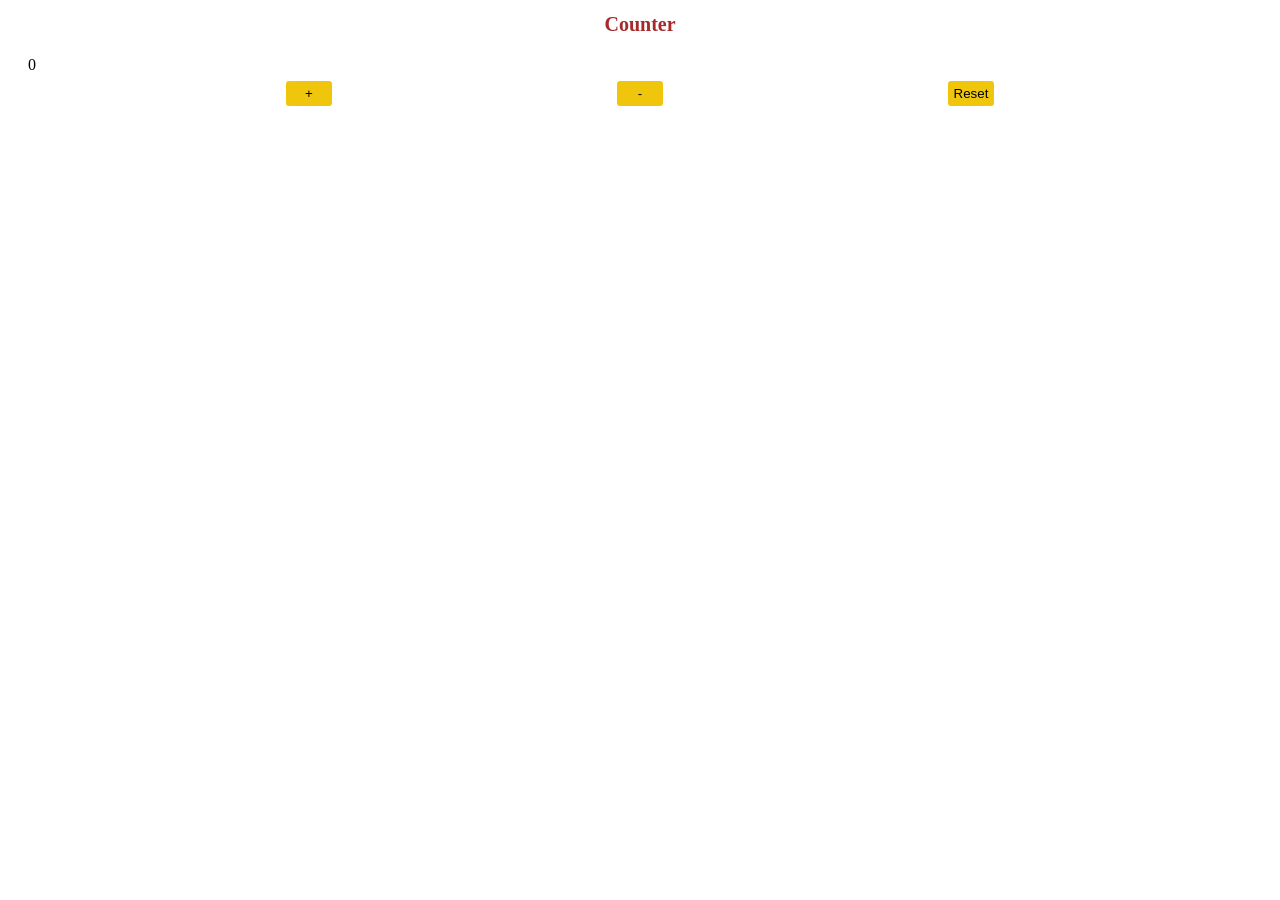
<file: Counter_Project/index.html>
<!DOCTYPE html>
<html lang="en">
<head>
  
  <title>Counter </title>
  <link rel="stylesheet" href="index.css">
</head>
<body>

  <h1 id="logo">Counter </h1>

  <span id="track-count">0</span>
  
  <div class="buttons">
    <button  class="bt" id="bt1">+</button>
    <button class="bt" id="bt2">-</button>
    <button class="bt" id="bt3">Reset</button>
  </div>
  
  <script src="scripts.js"></script>
  
</body>
</html>
</file>
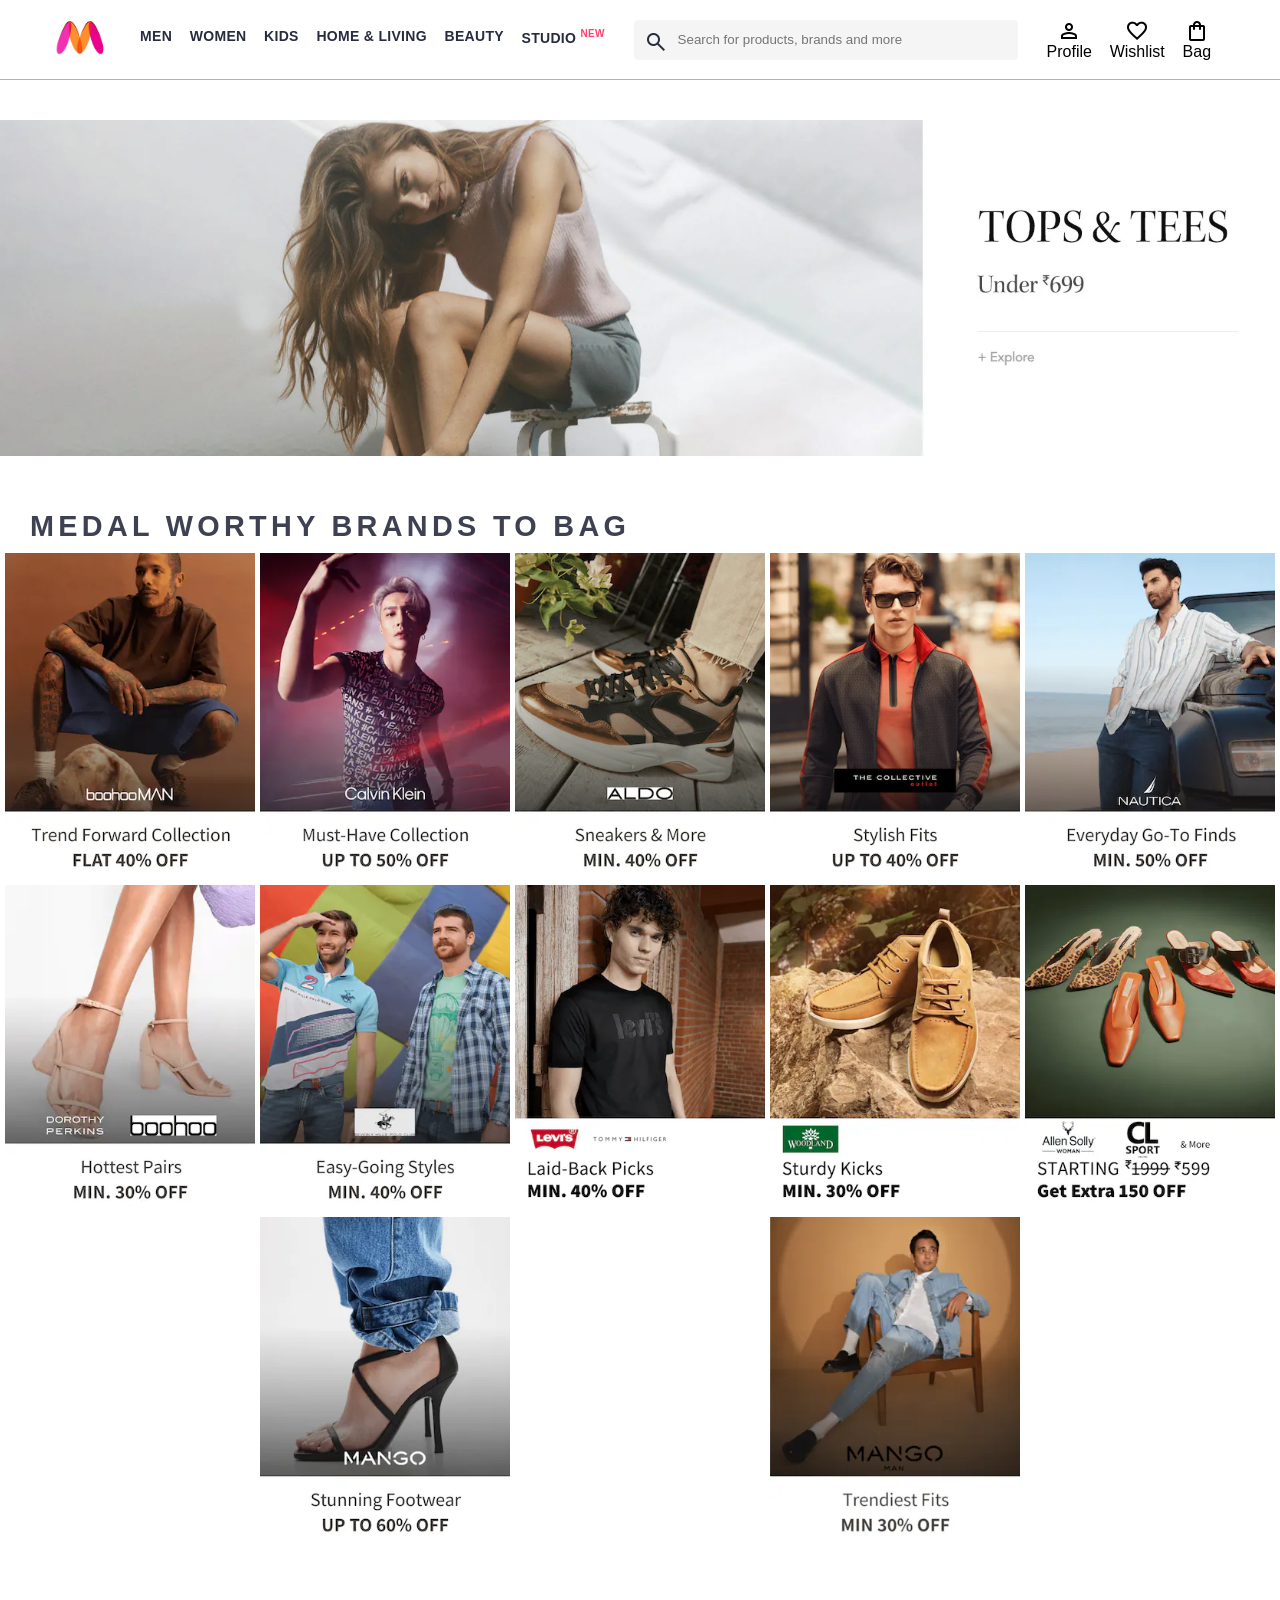
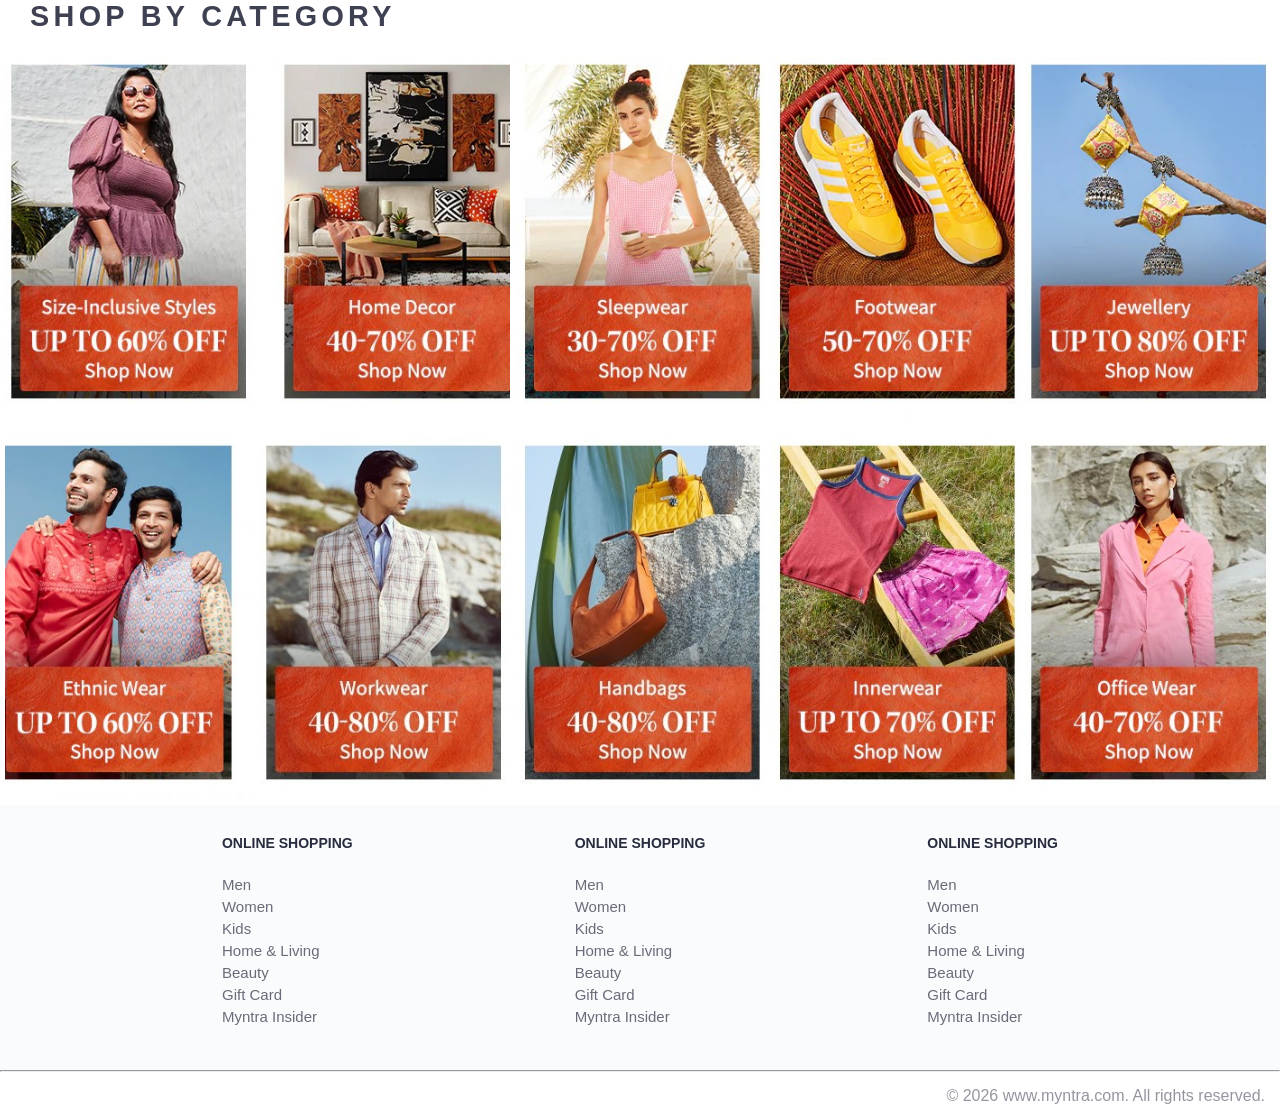
<file: Myntra_Homepage_Clone/index.html>
<!DOCTYPE html>
<html lang="en">
<head>
    <title>Myntra Clone</title>
    <link rel="stylesheet" href="index.css">
    <link rel="stylesheet" href="https://fonts.googleapis.com/css2?family=Material+Symbols+Outlined:opsz,wght,FILL,GRAD@20..48,100..700,0..1,-50..200" />
</head>
<body>
    <header>
        <div class="logo_container">
            <a href="#"><img class="myntra_home" src="images/myntra_logo.webp" alt="Myntra Home"></a>
        </div>
        <nav class="nav_bar">
            <a href="#">Men</a>
            <a href="#">Women</a>
            <a href="#">Kids</a>
            <a href="#">Home & Living</a>
            <a href="#">Beauty</a>
            <a href="#">Studio <sup>New</sup></a>
        </nav>
        <div class="search_bar">
            <span class="material-symbols-outlined search_icon">search</span>
            <input class="search_input" placeholder="Search for products, brands and more">
        </div>
        <div class="action_bar">
            <div class="action_container">
                <span class="material-symbols-outlined action_icon">person</span>
                <span class="action_name">Profile</span>
            </div>

            <div class="action_container">
                <span class="material-symbols-outlined action_icon">favorite</span>
                <span class="action_name">Wishlist</span>
            </div>

            <div class="action_container">
                <span class="material-symbols-outlined action_icon">shopping_bag</span>
                <span class="action_name">Bag</span>
            </div>
        </div>
    </header>
    <main>
        <div class="banner_container">
            <img class="banner_image" src="images/banner.jpg" alt="Main Banner">
        </div>
        <div class="category_heading">MEDAL WORTHY BRANDS TO BAG</div>
        <div class="category_items">
            <a href="#"><img class="sale_item" src="images/offers/1.png"></a>
            <a href="#"><img class="sale_item" src="images/offers/2.png"></a>
            <a href="#"><img class="sale_item" src="images/offers/3.png"></a>
            <a href="#"><img class="sale_item" src="images/offers/4.png"></a>
            <a href="#"><img class="sale_item" src="images/offers/5.png"></a>
            <a href="#"><img class="sale_item" src="images/offers/6.png"></a>
            <a href="#"><img class="sale_item" src="images/offers/7.png"></a>
            <a href="#"><img class="sale_item" src="images/offers/8.png"></a>
            <a href="#"><img class="sale_item" src="images/offers/9.png"></a>
            <a href="#"><img class="sale_item" src="images/offers/10.png"></a>
            <a href="#"><img class="sale_item" src="images/offers/11.png"></a>
            <a href="#"><img class="sale_item" src="images/offers/12.png"></a>
        </div>

        <div class="category_heading">SHOP BY CATEGORY</div>
        <div class="category_items">
            <a href="#"><img class="sale_item" src="images/categories/1.jpg"></a>
            <a href="#"><img class="sale_item" src="images/categories/2.jpg"></a>
            <a href="#"><img class="sale_item" src="images/categories/3.jpg"></a>
            <a href="#"><img class="sale_item" src="images/categories/4.jpg"></a>
            <a href="#"><img class="sale_item" src="images/categories/5.jpg"></a>
            <a href="#"><img class="sale_item" src="images/categories/6.jpg"></a>
            <a href="#"><img class="sale_item" src="images/categories/7.jpg"></a>
            <a href="#"><img class="sale_item" src="images/categories/8.jpg"></a>
            <a href="#"><img class="sale_item" src="images/categories/9.jpg"></a>
            <a href="#"><img class="sale_item" src="images/categories/10.jpg"></a>
        </div>
    </main>
    <footer>
        <div class="footer_container">
            <div class="footer_column">
                <h3>ONLINE SHOPPING</h3>

                <a href="#">Men</a>
                <a href="#">Women</a>
                <a href="#">Kids</a>
                <a href="#">Home & Living</a>
                <a href="#">Beauty</a>
                <a href="#">Gift Card</a>
                <a href="#">Myntra Insider</a>
            </div>

            <div class="footer_column">
                <h3>ONLINE SHOPPING</h3>

                <a href="#">Men</a>
                <a href="#">Women</a>
                <a href="#">Kids</a>
                <a href="#">Home & Living</a>
                <a href="#">Beauty</a>
                <a href="#">Gift Card</a>
                <a href="#">Myntra Insider</a>
            </div>

            <div class="footer_column">
                <h3>ONLINE SHOPPING</h3>

                <a href="#">Men</a>
                <a href="#">Women</a>
                <a href="#">Kids</a>
                <a href="#">Home & Living</a>
                <a href="#">Beauty</a>
                <a href="#">Gift Card</a>
                <a href="#">Myntra Insider</a>
            </div>
        </div>
        <hr>

        <div class="copyright">
            © 2026 www.myntra.com. All rights reserved.
        </div>
    </footer>
</body>
</html>
</file>
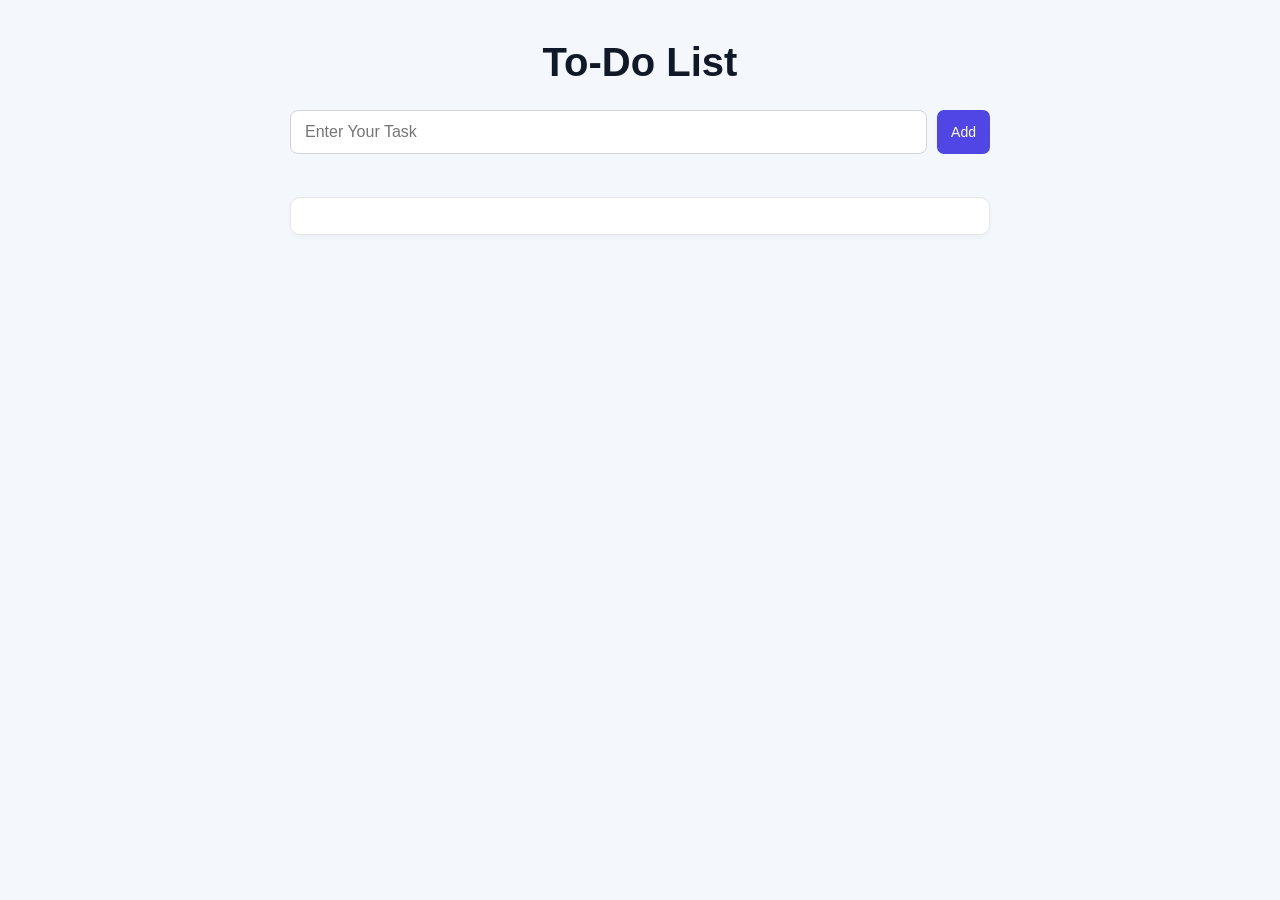
<file: ToDoList_Project/index.html>
<!DOCTYPE html>
<html lang="en">
<head>

  <title>Document</title>
  <link rel="stylesheet" href="index.css">
</head>
<body>
  <h1>To-Do List</h1>
  <div id="user_area">
    <input id="input_text" type="text" placeholder="Enter Your Task">
    <button id="add_button">Add</button>
</div>
    <div id="filter_container">

    
  </div>
  <div id="items_container"></div>
  
  <div id="stats_container"></div>


  



  <script src="index.js"></script>
</body>
</html>
</file>
<file: Counter_Project/index.css>
#logo{
  font-size: 20px;
  color: brown;
  margin-bottom: 20px ;
  text-align: center;
}
#track-count{
  padding: 20px;
}
.bt{
  width: 50px;
  margin: 5px;
  padding: 5px;
  background-color: rgb(240, 198, 12);
  border-radius: 5px;
  border:2px solid white;
  cursor: pointer;
  
}
.buttons{
  display: flex;
  justify-content:space-evenly;
  
}
.zero{
  color:aqua;
}
.normal{
  color:red;
}
.ten{
  color:purple;
}
</file>
<file: Myntra_Homepage_Clone/index.css>
* {
    margin: 0;
    padding: 0;
    font-family: Assistant,-apple-system,BlinkMacSystemFont,Segoe UI,Roboto,Helvetica,Arial,sans-serif;
    box-sizing: border-box;
}
header {
    display: flex;
    background-color: #ffffff;
    height: 80px;
    justify-content: space-between;
    align-items: center;
    border-bottom: 1px solid #b6b1b1;
}
.myntra_home {
    height: 45px;
}
.logo_container {
    margin-left: 4%;
}
.action_bar {
    margin-right: 4%;
}
.nav_bar {
    display: flex;
    min-width: 500px;
    justify-content: space-evenly;
}
.nav_bar a {
    font-size: 14px;
    letter-spacing: .3px;
    color: #282c3f;
    font-weight: 700;
    text-transform: uppercase;
    text-decoration: none;
    padding: 28px 0;
    border-bottom: 5px solid #ffffff;
}
.nav_bar a:hover {
    border-bottom: 4px solid #f54e77;
}

.nav_bar a sup {
    color: #ff3f6c;
    font-size: 10px;
}

.search_bar {
    height: 40px;
    min-width: 200px;
    width: 30%;
    display: flex;
    align-items: center;
}
.search_icon {
    box-sizing: content-box;
    height: 20px;
    padding: 10px;

    background-color: #f5f5f6;
    color: #282c3f;
    font-weight: 300;
    border-radius: 4px 0 0 4px;
}
.search_input {
    color: #696e79;
    background-color: #f5f5f6;
    flex-grow: 1;
    height: 40px;
    border: 0;
    border-radius: 0 4px 4px 0;
}

.action_bar {
    display: flex;
    min-width: 200px;
    justify-content: space-evenly;
}

.action_container {
    display: flex;
    flex-direction: column;
    align-items: center;
}

/* Main section */
.banner_container {
    margin: 40px 0;
}
.banner_image {
    width: 100%;
}

.category_heading {
    text-transform: uppercase;
    color: #3e4152;
    letter-spacing: .15em;
    font-size: 1.8em;
    margin: 50px 0 10px 30px;
    max-height: 5em;
    font-weight: 700;
}

.category_items {
    display: flex;
    flex-wrap: wrap;
    justify-content: space-evenly;
}

.sale_item {
    width: 250px;
}

.footer_container {
    padding: 30px 0px 40px 0px;
    background: #FAFBFC;
    display: flex;
    justify-content: space-evenly;
}

.footer_column {
    display: flex;
    flex-direction: column;
}

.footer_column h3 {
    color: #282c3f;
    font-size: 14px;
    margin-bottom: 25px;
}

.footer_column a {
    color: #696b79;
    font-size: 15px;
    text-decoration: none;
    padding-bottom: 5px;
}

.copyright {
    color: #94969f;
    text-align: end;
    padding: 15px;
}
</file>
<file: ToDoList_Project/index.css>
* {
    box-sizing: border-box;
    margin: 0;
    padding: 0;
}

body {
    font-family: Arial, Helvetica, sans-serif;
    background: #f4f7fb;
    color: #1f2937;
    min-height: 100vh;
    padding: 40px 20px;
}

body > h1 {
    text-align: center;
    margin-bottom: 25px;
    font-size: 40px;
    color: #111827;
}

/* Main input area */

#user_area {
    width: min(700px, 100%);
    margin: auto;
    display: flex;
    gap: 10px;
    align-items: center;
    flex-wrap: wrap;
}

#input_text {
    flex: 1;
    min-width: 220px;
    height: 44px;
    padding: 0 14px;
    border: 1px solid #d1d5db;
    border-radius: 8px;
    font-size: 16px;
    outline: none;
    background: white;
}

#input_text:focus {
    border-color: #6366f1;
    box-shadow: 0 0 0 3px rgba(99, 102, 241, 0.15);
}

#user_area button,
#filter_container button,
.item button {
    border: none;
    border-radius: 7px;
    padding: 9px 14px;
    font-size: 14px;
    cursor: pointer;
    transition: 0.2s ease;
}

/* Add and Clear buttons */

#add_button {
    height: 44px;
    background: #4f46e5;
    color: white;
}

#add_button:hover {
    background: #4338ca;
    transform: translateY(-1px);
}

#clear_button {
    height: 44px;
    background: #ef4444;
    color: white;
}

#clear_button:hover {
    background: #dc2626;
    transform: translateY(-1px);
}

/* Filter buttons */

#filter_container {
    width: min(700px, 100%);
    margin: 18px auto 0;
    display: flex;
    gap: 8px;
}

#filter_container button {
    background: white;
    border: 1px solid #d1d5db;
    color: #374151;
}

#filter_container button:hover {
    background: #eef2ff;
    border-color: #6366f1;
    color: #4f46e5;
}

/* Task container */

#items_container {
    width: min(700px, 100%);
    margin: 18px auto 0;
}

#items_container > hr,
#stats_container > hr {
    border: none;
    border-top: 1px solid #e5e7eb;
    margin-bottom: 15px;
}

/* Individual task */

.item {
    background: white;
    border: 1px solid #e5e7eb;
    border-radius: 10px;
    padding: 14px 16px;
    margin-bottom: 12px;

    display: flex;
    align-items: center;
    gap: 8px;

    box-shadow: 0 2px 6px rgba(0, 0, 0, 0.05);

    transition: 0.2s ease;
}

.item:hover {
    transform: translateY(-2px);
    box-shadow: 0 5px 14px rgba(0, 0, 0, 0.08);
}

/* Task text */

.item p {
    flex: 1;
    font-size: 16px;
    line-height: 1.5;
    word-break: break-word;
}

.completed {
    text-decoration: line-through;
    color: #9ca3af;
}

/* Task buttons */

.remove_button {
    background: #fee2e2;
    color: #b91c1c;
}

.remove_button:hover {
    background: #fecaca;
}

.completed_button {
    background: #dcfce7;
    color: #15803d;
}

.completed_button:hover {
    background: #bbf7d0;
}

.undo_button {
    background: #fef3c7;
    color: #b45309;
}

.undo_button:hover {
    background: #fde68a;
}

.edit_button {
    background: #e0e7ff;
    color: #4338ca;
}

.edit_button:hover {
    background: #c7d2fe;
}

/* Edit mode input */

.item input {
    flex: 1;
    min-width: 0;
    height: 36px;
    padding: 0 10px;
    border: 1px solid #6366f1;
    border-radius: 6px;
    font-size: 16px;
    outline: none;
}

.save_button {
    background: #4f46e5;
    color: white;
}

.save_button:hover {
    background: #4338ca;
}

.cancel_button {
    background: #f3f4f6;
    color: #374151;
}

.cancel_button:hover {
    background: #e5e7eb;
}

/* Statistics */

#stats_container {
    width: min(700px, 100%);
    margin: 25px auto 0;
    background: white;
    border: 1px solid #e5e7eb;
    border-radius: 10px;
    padding: 18px 20px;
    box-shadow: 0 2px 6px rgba(0, 0, 0, 0.04);
}

#stats_container p {
    margin: 8px 0;
    font-size: 15px;
    color: #4b5563;
}

#stats_container p:first-of-type {
    color: #111827;
    font-weight: bold;
}

/* Mobile */

@media (max-width: 600px) {

    body {
        padding: 25px 12px;
    }

    body > h1 {
        font-size: 32px;
    }

    #user_area {
        flex-direction: column;
        align-items: stretch;
    }

    #input_text {
        width: 100%;
    }

    #user_area button {
        width: 100%;
    }

    #filter_container {
        justify-content: center;
    }

    .item {
        flex-wrap: wrap;
    }

    .item p {
        flex-basis: 100%;
        margin-bottom: 5px;
    }

    .item button {
        flex: 1;
    }
}
</file>
